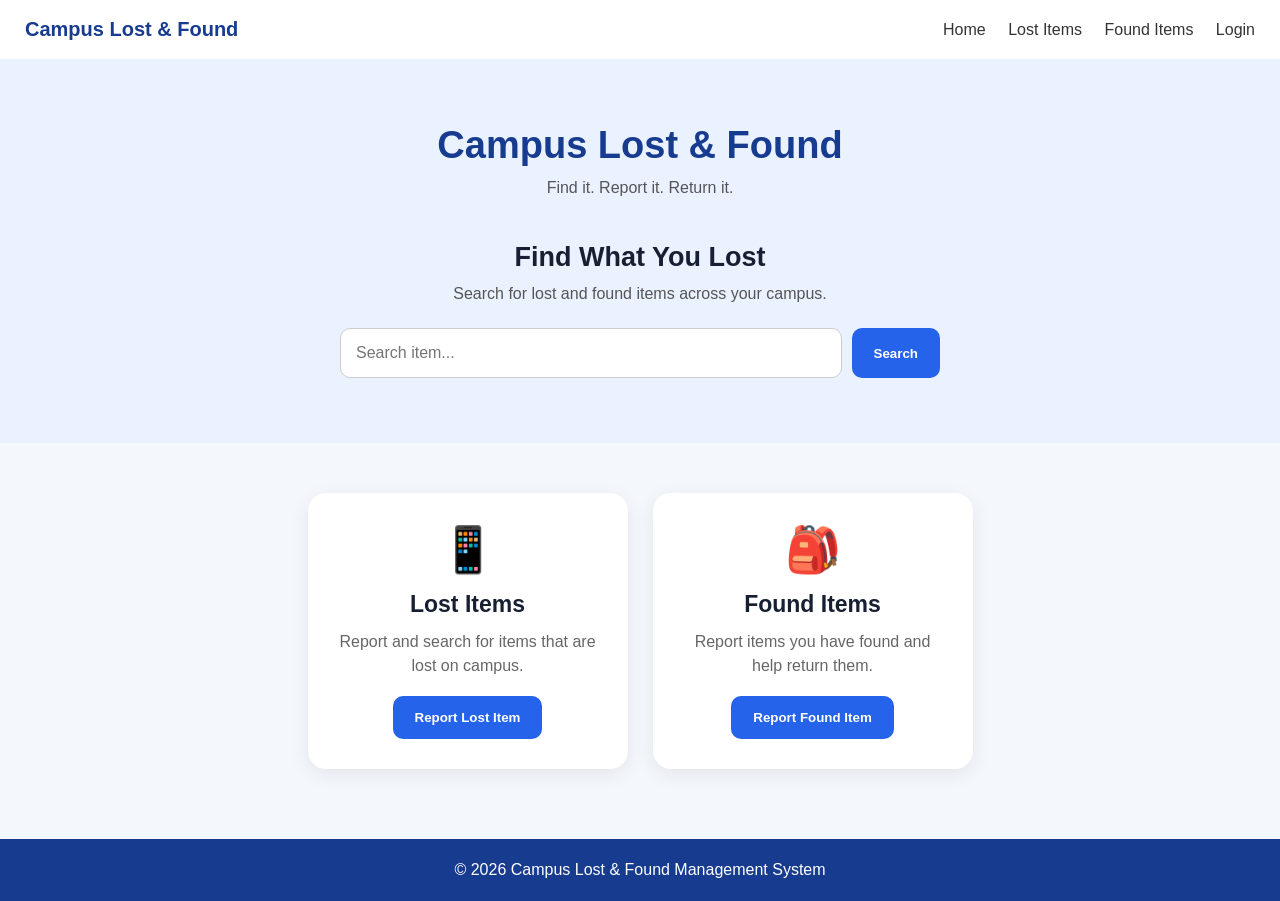
<file: Index.html>
<!DOCTYPE html>
<html lang="en">
<head>
    <meta charset="UTF-8">
    <meta name="viewport" content="width=device-width, initial-scale=1.0">
    <title>Campus Lost & Found</title>
    <link rel="stylesheet" href="style.css">
</head>

<body>

<nav>
    <div class="logo">Campus Lost & Found</div>

    <div class="nav-links">
        <a href="#">Home</a>
        <a href="#">Lost Items</a>
        <a href="#">Found Items</a>
        <a href="#">Login</a>
    </div>
</nav>

<section class="hero">
    <h1>Campus Lost & Found</h1>
    <p>Find it. Report it. Return it.</p>

    <h2>Find What You Lost</h2>
    <p>Search for lost and found items across your campus.</p>

    <div class="search-box">
        <input type="text" placeholder="Search item...">
        <button>Search</button>
    </div>
</section>

<section class="items">

    <div class="item-card">
        <div class="item-icon">📱</div>
        <h3>Lost Items</h3>
        <p>Report and search for items that are lost on campus.</p>
        <button>Report Lost Item</button>
    </div>

    <div class="item-card">
        <div class="item-icon">🎒</div>
        <h3>Found Items</h3>
        <p>Report items you have found and help return them.</p>
        <button>Report Found Item</button>
    </div>

</section>

<footer>
    <p>© 2026 Campus Lost & Found Management System</p>
</footer>

</body>
</html>
</file>
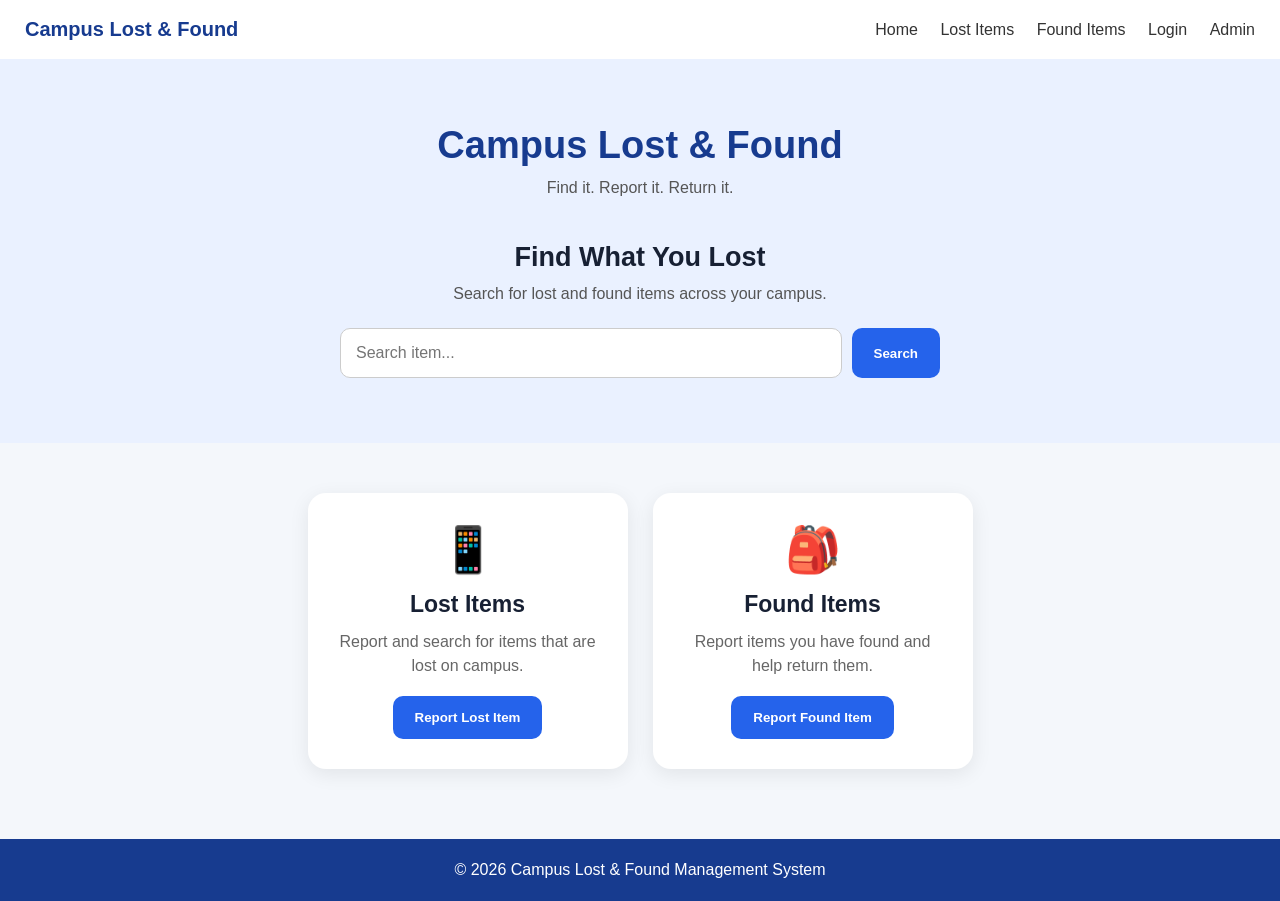
<file: index.html>
<!DOCTYPE html>
<html lang="en">
<head>
    <meta charset="UTF-8">
    <meta name="viewport" content="width=device-width, initial-scale=1.0">
    <title>Campus Lost & Found</title>
    <link rel="stylesheet" href="style.css">
</head>

<body>

<nav>
    <div class="logo">Campus Lost & Found</div>

    <div class="nav-links">
        <a href="#">Home</a>
        <a href="items.html">Lost Items</a>
        <a href="items.html">Found Items</a>
        <a href="login.html">Login</a>
        <a href="admin.html">Admin</a>
    </div>
</nav>

<section class="hero">
    <h1>Campus Lost & Found</h1>
    <p>Find it. Report it. Return it.</p>

    <h2>Find What You Lost</h2>
    <p>Search for lost and found items across your campus.</p>

    <div class="search-box">
        <input type="text" placeholder="Search item...">
        <button>Search</button>
    </div>
</section>

<section class="items">

    <div class="item-card">
        <div class="item-icon">📱</div>
        <h3>Lost Items</h3>
        <p>Report and search for items that are lost on campus.</p>
    <a href="lost.html"><button>Report Lost Item</button></a>
    </div>

    <div class="item-card">
        <div class="item-icon">🎒</div>
        <h3>Found Items</h3>
        <p>Report items you have found and help return them.</p>
        <a href="found.html"><button>Report Found Item</button></a>
    </div>

</section>

<footer>
    <p>© 2026 Campus Lost & Found Management System</p>
</footer>

</body>
</html>
</file>
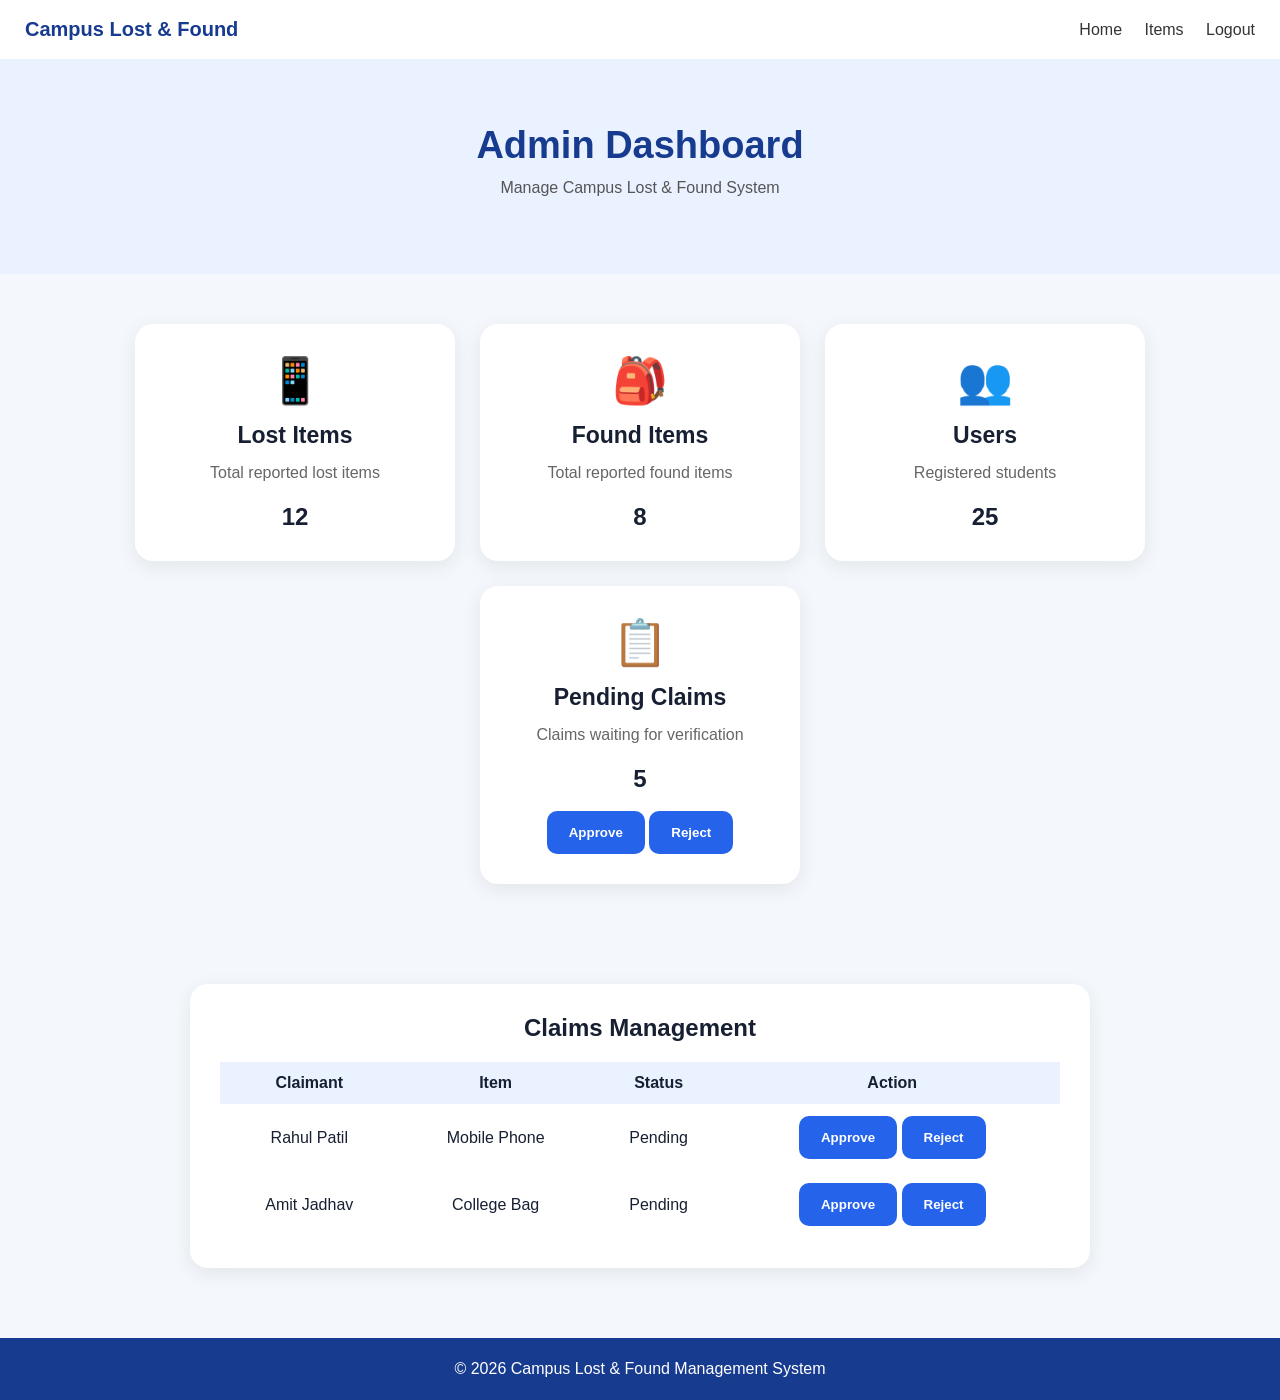
<file: admin.html>
<!DOCTYPE html>
<html lang="en">
<head>
    <meta charset="UTF-8">
    <meta name="viewport" content="width=device-width, initial-scale=1.0">
    <title>Admin Dashboard - Campus Lost & Found</title>
    <link rel="stylesheet" href="style.css">
</head>

<body>

<nav>
    <div class="logo">Campus Lost & Found</div>

    <div class="nav-links">
        <a href="index.html">Home</a>
        <a href="items.html">Items</a>
        <a href="login.html">Logout</a>
    </div>
</nav>

<section class="hero">
    <h1>Admin Dashboard</h1>
    <p>Manage Campus Lost & Found System</p>
</section>

<section class="items">

    <div class="item-card">
        <div class="item-icon">📱</div>
        <h3>Lost Items</h3>
        <p>Total reported lost items</p>
        <h2>12</h2>
    </div>

    <div class="item-card">
        <div class="item-icon">🎒</div>
        <h3>Found Items</h3>
        <p>Total reported found items</p>
        <h2>8</h2>
    </div>

    <div class="item-card">
        <div class="item-icon">👥</div>
        <h3>Users</h3>
        <p>Registered students</p>
        <h2>25</h2>
    </div>

    <div class="item-card">
        <div class="item-icon">📋</div>
        <h3>Pending Claims</h3>
        <p>Claims waiting for verification</p>
        <h2>5</h2>

        <br>

        <button onclick="alert('Claim approved successfully!')">
            Approve
        </button>

        <button onclick="alert('Claim rejected!')">
            Reject
        </button>
    </div>

</section>
    <section class="items">

    <div class="item-card" style="width:95%; max-width:900px; overflow-x:auto;">

        <h2>Claims Management</h2>

        <table style="width:100%; margin-top:20px; border-collapse:collapse;">

            <tr style="background:#eaf1ff;">
                <th style="padding:12px;">Claimant</th>
                <th style="padding:12px;">Item</th>
                <th style="padding:12px;">Status</th>
                <th style="padding:12px;">Action</th>
            </tr>

            <tr>
                <td style="padding:12px;">Rahul Patil</td>
                <td style="padding:12px;">Mobile Phone</td>
                <td style="padding:12px;">Pending</td>
                <td style="padding:12px;">
                    <button onclick="alert('Claim approved!')">Approve</button>
                    <button onclick="alert('Claim rejected!')">Reject</button>
                </td>
            </tr>

            <tr>
                <td style="padding:12px;">Amit Jadhav</td>
                <td style="padding:12px;">College Bag</td>
                <td style="padding:12px;">Pending</td>
                <td style="padding:12px;">
                    <button onclick="alert('Claim approved!')">Approve</button>
                    <button onclick="alert('Claim rejected!')">Reject</button>
                </td>
            </tr>

        </table>

    </div>

                    </section>

<footer>
    <p>© 2026 Campus Lost & Found Management System</p>
</footer>

</body>
</html>
</file>
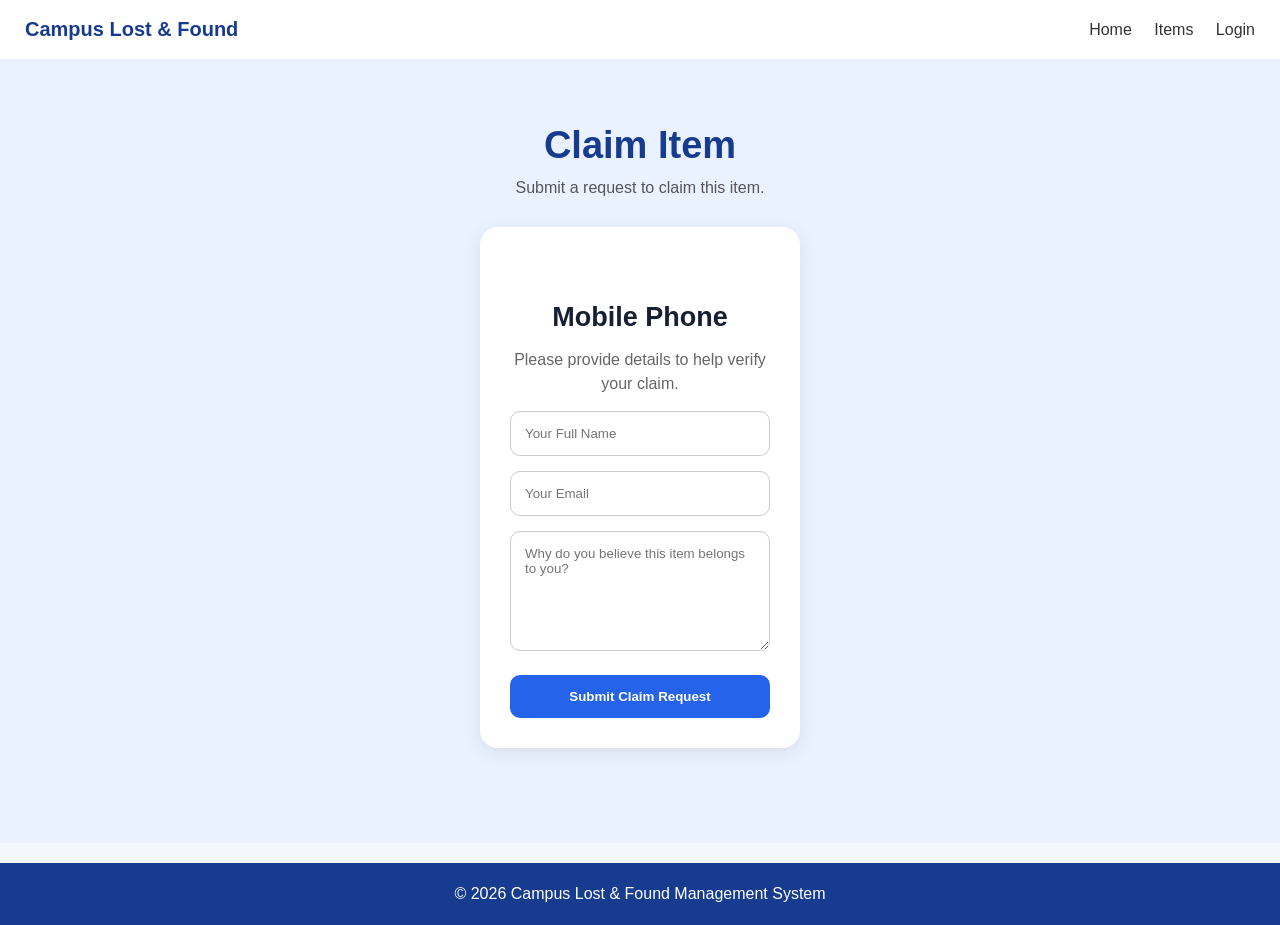
<file: claim.html>
<!DOCTYPE html>
<html lang="en">
<head>
    <meta charset="UTF-8">
    <meta name="viewport" content="width=device-width, initial-scale=1.0">
    <title>Claim Item - Campus Lost & Found</title>
    <link rel="stylesheet" href="style.css">
</head>

<body>

<nav>
    <div class="logo">Campus Lost & Found</div>

    <div class="nav-links">
        <a href="index.html">Home</a>
        <a href="items.html">Items</a>
        <a href="login.html">Login</a>
    </div>
</nav>

<section class="hero">
    <h1>Claim Item</h1>
    <p>Submit a request to claim this item.</p>

    <div class="item-card" style="margin:30px auto; max-width:450px;">

        <h2>Mobile Phone</h2>

        <p style="margin:15px 0;">
            Please provide details to help verify your claim.
        </p>

        <input type="text" placeholder="Your Full Name"
        style="width:100%; padding:14px; margin-bottom:15px; border:1px solid #ccc; border-radius:10px;">

        <input type="email" placeholder="Your Email"
        style="width:100%; padding:14px; margin-bottom:15px; border:1px solid #ccc; border-radius:10px;">

        <textarea placeholder="Why do you believe this item belongs to you?"
        style="width:100%; height:120px; padding:14px; margin-bottom:20px; border:1px solid #ccc; border-radius:10px;"></textarea>

        <button type="button" style="width:100%;" onclick="alert('Claim request submitted successfully!')">
    Submit Claim Request
        </button>

    </div>
</section>

<footer>
    <p>© 2026 Campus Lost & Found Management System</p>
</footer>

</body>
</html>
</file>
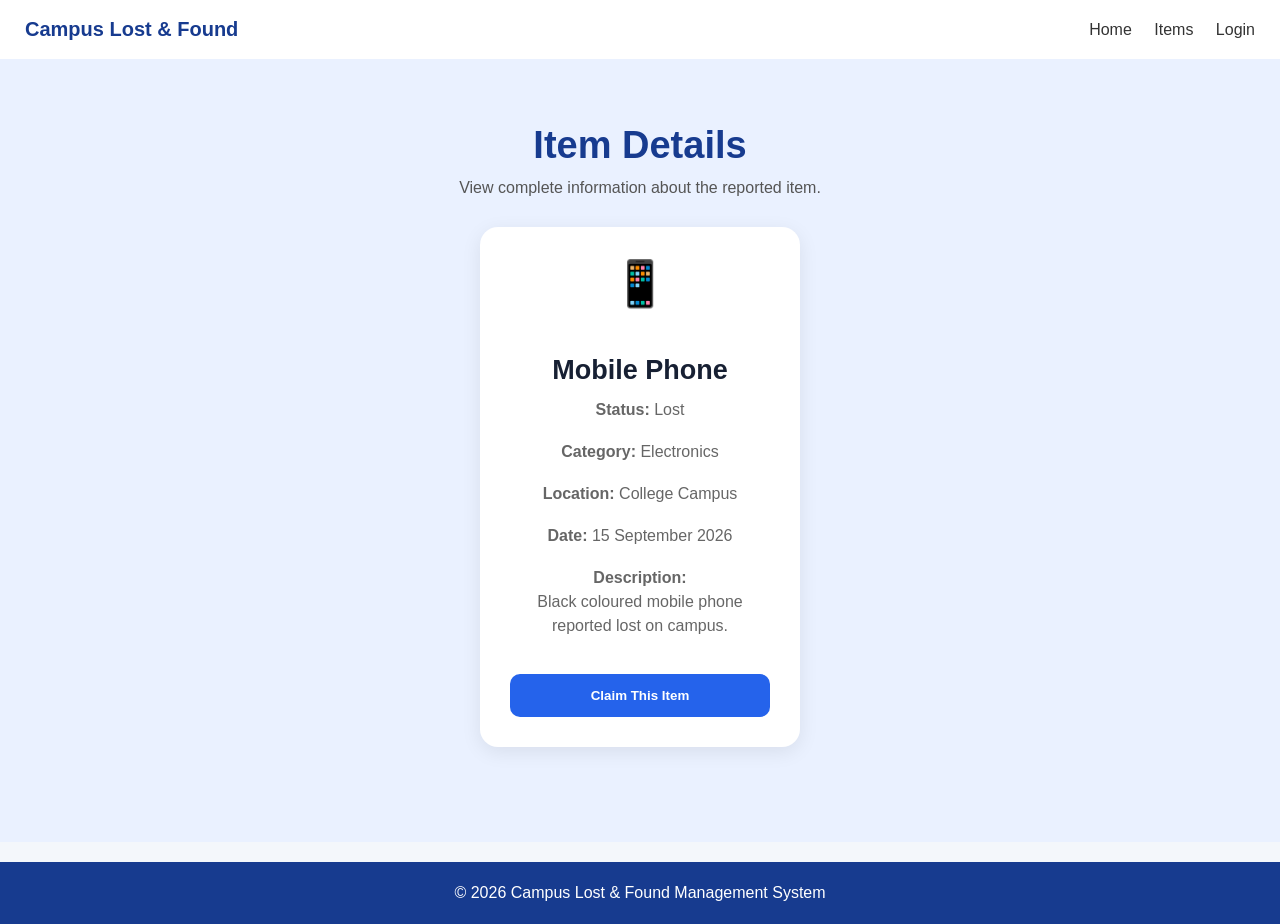
<file: details.html>
<!DOCTYPE html>
<html lang="en">
<head>
    <meta charset="UTF-8">
    <meta name="viewport" content="width=device-width, initial-scale=1.0">
    <title>Item Details - Campus Lost & Found</title>
    <link rel="stylesheet" href="style.css">
</head>

<body>

<nav>
    <div class="logo">Campus Lost & Found</div>

    <div class="nav-links">
        <a href="index.html">Home</a>
        <a href="items.html">Items</a>
        <a href="login.html">Login</a>
    </div>
</nav>

<section class="hero">
    <h1>Item Details</h1>
    <p>View complete information about the reported item.</p>

    <div class="item-card" style="margin:30px auto; max-width:500px;">

        <div class="item-icon">📱</div>

        <h2>Mobile Phone</h2>

        <p><b>Status:</b> Lost</p>
        <p><b>Category:</b> Electronics</p>
        <p><b>Location:</b> College Campus</p>
        <p><b>Date:</b> 15 September 2026</p>

        <p>
            <b>Description:</b><br>
            Black coloured mobile phone reported lost on campus.
        </p>

        <br>

        <a href="claim.html">
    <button style="width:100%;">Claim This Item</button>
        </a>

    </div>
</section>

<footer>
    <p>© 2026 Campus Lost & Found Management System</p>
</footer>

</body>
</html>
</file>
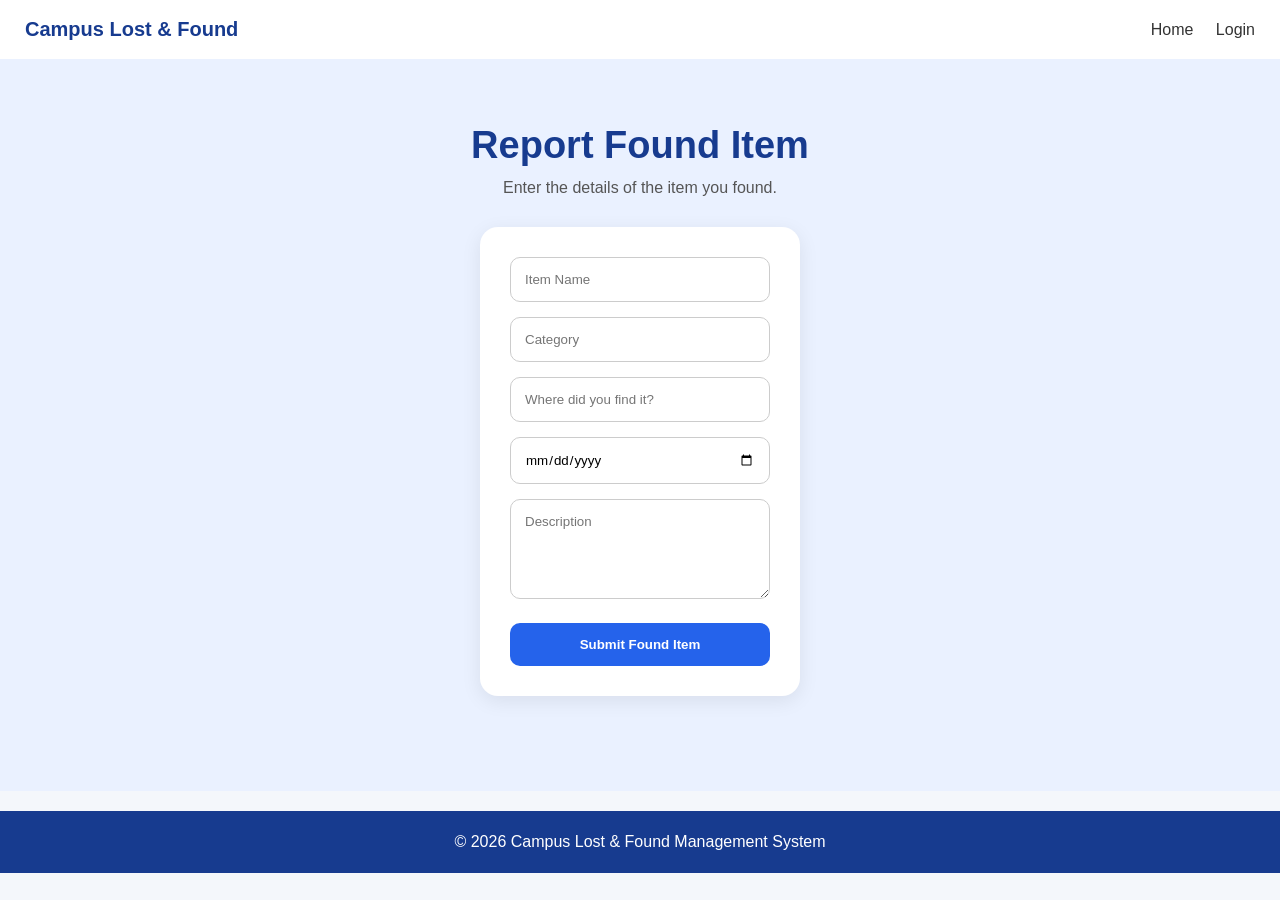
<file: found.html>
<!DOCTYPE html>
<html lang="en">
<head>
    <meta charset="UTF-8">
    <meta name="viewport" content="width=device-width, initial-scale=1.0">
    <title>Report Found Item</title>
    <link rel="stylesheet" href="style.css">
</head>

<body>

<nav>
    <div class="logo">Campus Lost & Found</div>
    <div class="nav-links">
        <a href="index.html">Home</a>
        <a href="login.html">Login</a>
    </div>
</nav>

<section class="hero">
    <h1>Report Found Item</h1>
    <p>Enter the details of the item you found.</p>

    <div class="item-card" style="margin:30px auto; max-width:450px;">

        <input type="text" placeholder="Item Name"
        style="width:100%; padding:14px; margin-bottom:15px; border:1px solid #ccc; border-radius:10px;">

        <input type="text" placeholder="Category"
        style="width:100%; padding:14px; margin-bottom:15px; border:1px solid #ccc; border-radius:10px;">

        <input type="text" placeholder="Where did you find it?"
        style="width:100%; padding:14px; margin-bottom:15px; border:1px solid #ccc; border-radius:10px;">

        <input type="date"
        style="width:100%; padding:14px; margin-bottom:15px; border:1px solid #ccc; border-radius:10px;">

        <textarea placeholder="Description"
        style="width:100%; height:100px; padding:14px; margin-bottom:20px; border:1px solid #ccc; border-radius:10px;"></textarea>

        <button style="width:100%;">Submit Found Item</button>

    </div>
</section>

<footer>
    <p>© 2026 Campus Lost & Found Management System</p>
</footer>

</body>
</html>
</file>
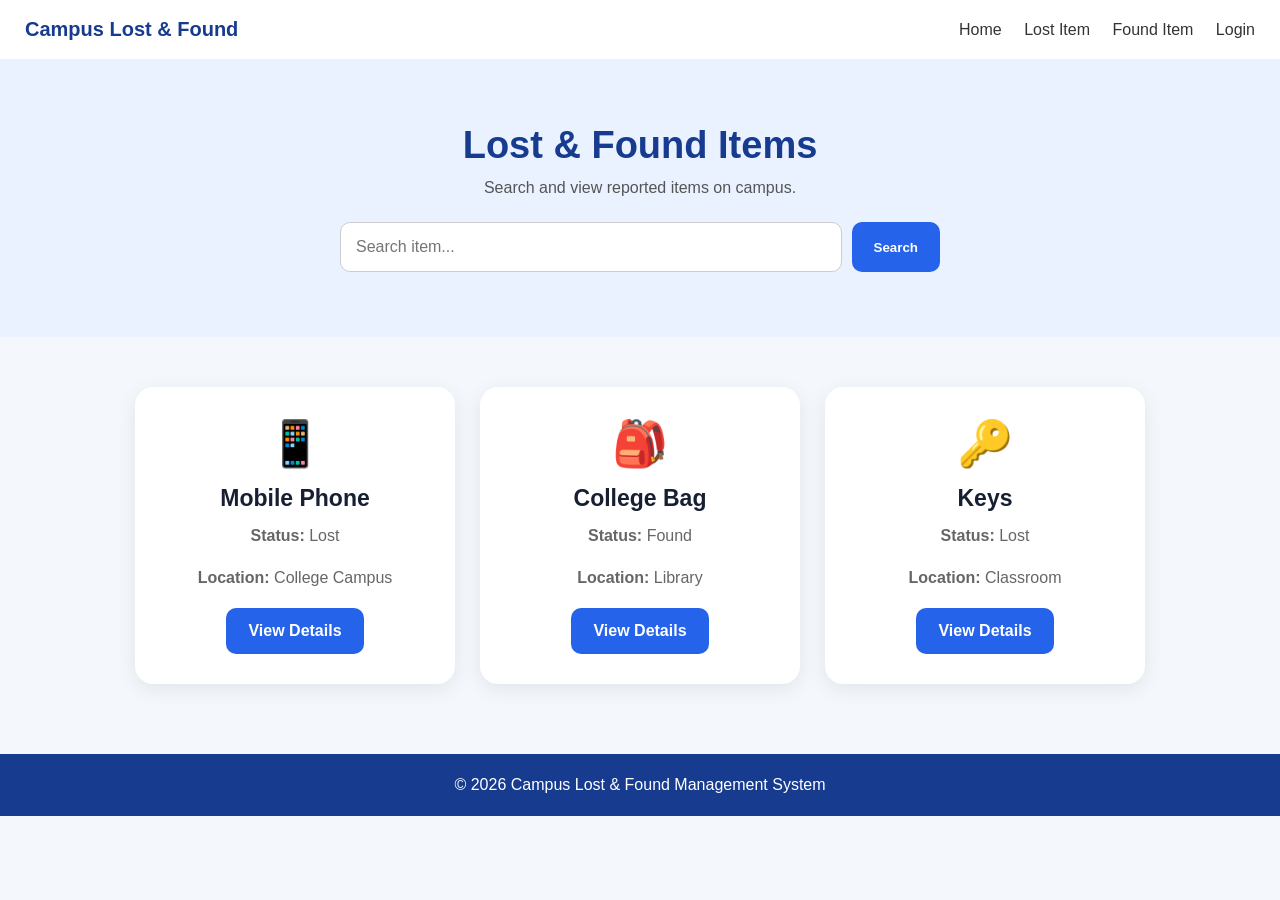
<file: items.html>
<!DOCTYPE html>
<html lang="en">
<head>
    <meta charset="UTF-8">
    <meta name="viewport" content="width=device-width, initial-scale=1.0">
    <title>Lost & Found Items</title>
    <link rel="stylesheet" href="style.css">
</head>

<body>

<nav>
    <div class="logo">Campus Lost & Found</div>

    <div class="nav-links">
        <a href="index.html">Home</a>
        <a href="lost.html">Lost Item</a>
        <a href="found.html">Found Item</a>
        <a href="login.html">Login</a>
    </div>
</nav>

<section class="hero">
    <h1>Lost & Found Items</h1>
    <p>Search and view reported items on campus.</p>

    <div class="search-box">
        <input type="text" placeholder="Search item...">
        <button>Search</button>
    </div>
</section>

<section class="items">

    <div class="item-card">
        <div class="item-icon">📱</div>
        <h3>Mobile Phone</h3>
        <p><b>Status:</b> Lost</p>
        <p><b>Location:</b> College Campus</p>
        <a href="details.html" style="display:inline-block; padding:14px 22px; border-radius:10px; background:#2563eb; color:white; text-decoration:none; font-weight:bold;">
    View Details
        </a>
    </div>

    <div class="item-card">
        <div class="item-icon">🎒</div>
        <h3>College Bag</h3>
        <p><b>Status:</b> Found</p>
        <p><b>Location:</b> Library</p>
        <a href="details.html" style="display:inline-block; padding:14px 22px; border-radius:10px; background:#2563eb; color:white; text-decoration:none; font-weight:bold;">
    View Details
</a>
        
    </div>

    <div class="item-card">
        <div class="item-icon">🔑</div>
        <h3>Keys</h3>
        <p><b>Status:</b> Lost</p>
        <p><b>Location:</b> Classroom</p>
         <a href="details.html" style="display:inline-block; padding:14px 22px; border-radius:10px; background:#2563eb; color:white; text-decoration:none; font-weight:bold;">
    View Details
         </a>
        
    </div>

</section>

<footer>
    <p>© 2026 Campus Lost & Found Management System</p>
</footer>
    <script>
function searchItems() {
    let input = document.querySelector(".search-box input").value.toLowerCase();
    let cards = document.querySelectorAll(".item-card");

    cards.forEach(function(card) {
        let text = card.innerText.toLowerCase();

        if (text.includes(input)) {
            card.style.display = "block";
        } else {
            card.style.display = "none";
        }
    });
}

document.querySelector(".search-box button").addEventListener("click", searchItems);
    </script>

</body>
</html>
</file>
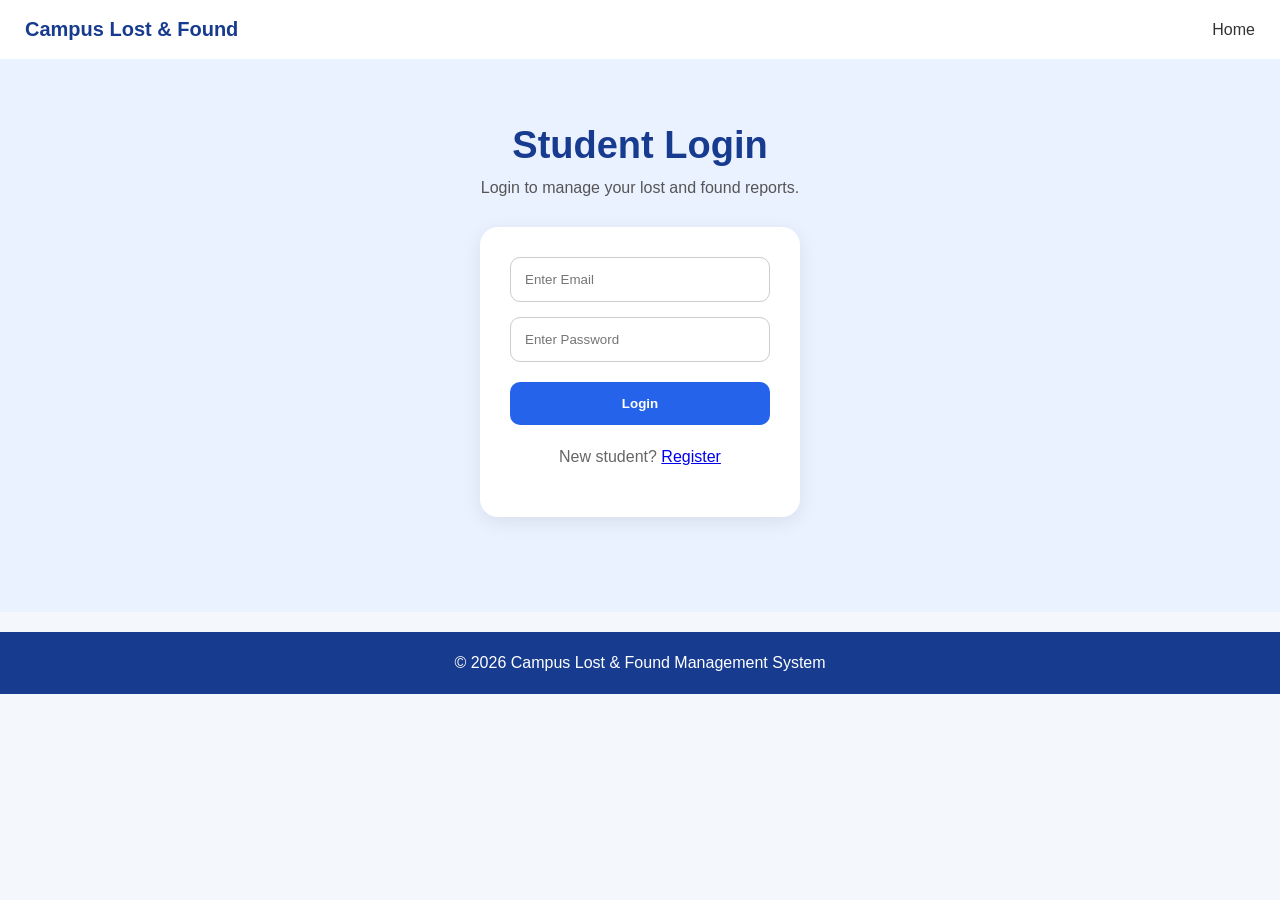
<file: login.html>
<!DOCTYPE html>
<html lang="en">
<head>
    <meta charset="UTF-8">
    <meta name="viewport" content="width=device-width, initial-scale=1.0">
    <title>Login - Campus Lost & Found</title>
    <link rel="stylesheet" href="style.css">
</head>

<body>

<nav>
    <div class="logo">Campus Lost & Found</div>
    <div class="nav-links">
        <a href="index.html">Home</a>
    </div>
</nav>

<section class="hero">
    <h1>Student Login</h1>
    <p>Login to manage your lost and found reports.</p>

    <div class="item-card" style="margin:30px auto; max-width:400px;">

        <input type="email" placeholder="Enter Email"
               style="width:100%; padding:14px; margin-bottom:15px; border:1px solid #ccc; border-radius:10px;">

        <input type="password" placeholder="Enter Password"
               style="width:100%; padding:14px; margin-bottom:20px; border:1px solid #ccc; border-radius:10px;">

        <button style="width:100%;">Login</button>

        <p style="margin-top:20px;">
            New student? <a href="register.html">Register</a>
        </p>

    </div>
</section>

<footer>
    <p>© 2026 Campus Lost & Found Management System</p>
</footer>

</body>
</html>
</file>
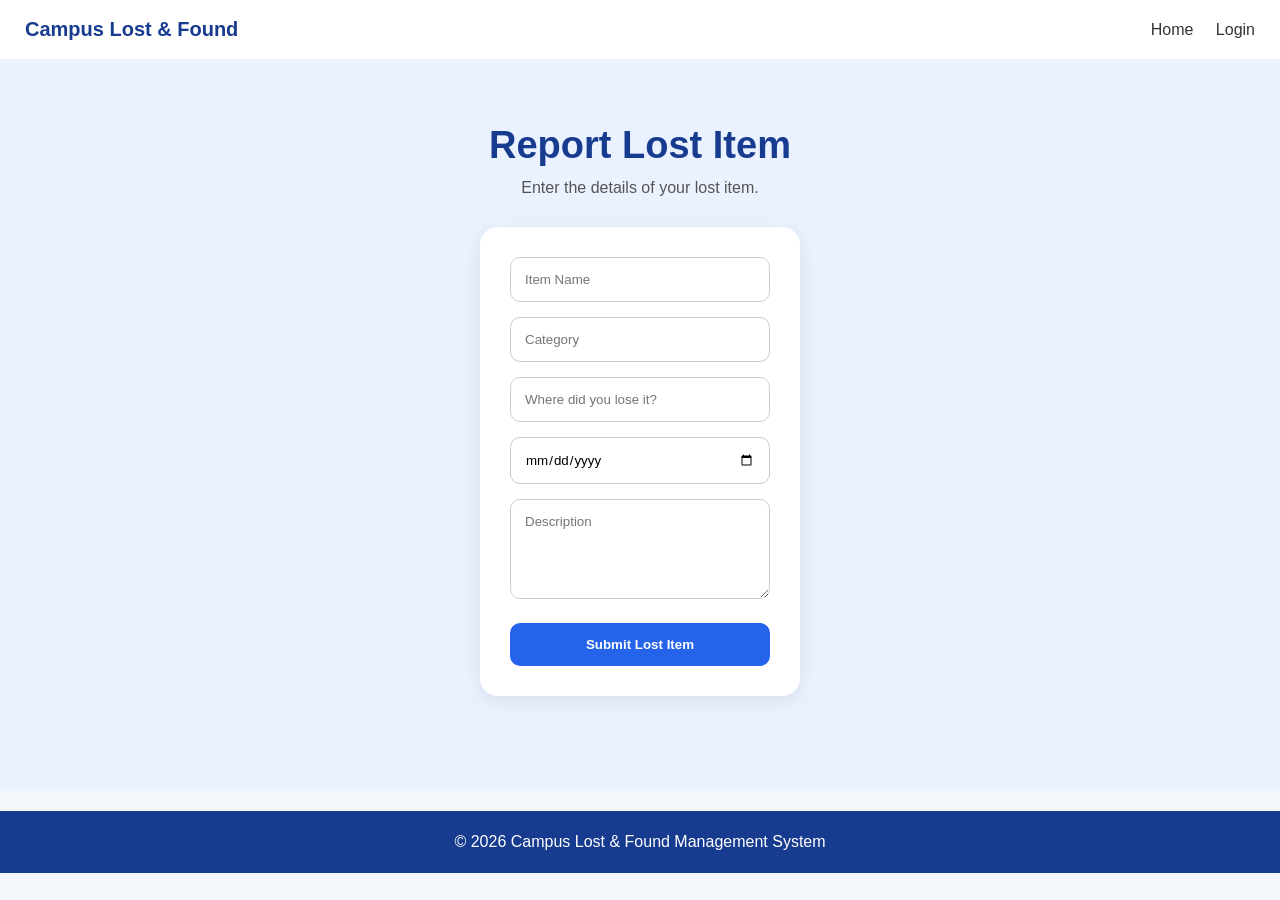
<file: lost.html>
<!DOCTYPE html>
<html lang="en">
<head>
    <meta charset="UTF-8">
    <meta name="viewport" content="width=device-width, initial-scale=1.0">
    <title>Report Lost Item</title>
    <link rel="stylesheet" href="style.css">
</head>

<body>

<nav>
    <div class="logo">Campus Lost & Found</div>
    <div class="nav-links">
        <a href="index.html">Home</a>
        <a href="login.html">Login</a>
    </div>
</nav>

<section class="hero">
    <h1>Report Lost Item</h1>
    <p>Enter the details of your lost item.</p>

    <div class="item-card" style="margin:30px auto; max-width:450px;">

        <input type="text" placeholder="Item Name"
        style="width:100%; padding:14px; margin-bottom:15px; border:1px solid #ccc; border-radius:10px;">

        <input type="text" placeholder="Category"
        style="width:100%; padding:14px; margin-bottom:15px; border:1px solid #ccc; border-radius:10px;">

        <input type="text" placeholder="Where did you lose it?"
        style="width:100%; padding:14px; margin-bottom:15px; border:1px solid #ccc; border-radius:10px;">

        <input type="date"
        style="width:100%; padding:14px; margin-bottom:15px; border:1px solid #ccc; border-radius:10px;">

        <textarea placeholder="Description"
        style="width:100%; height:100px; padding:14px; margin-bottom:20px; border:1px solid #ccc; border-radius:10px;"></textarea>

        <button style="width:100%;">Submit Lost Item</button>

    </div>
</section>

<footer>
    <p>© 2026 Campus Lost & Found Management System</p>
</footer>

</body>
  </html>
</file>
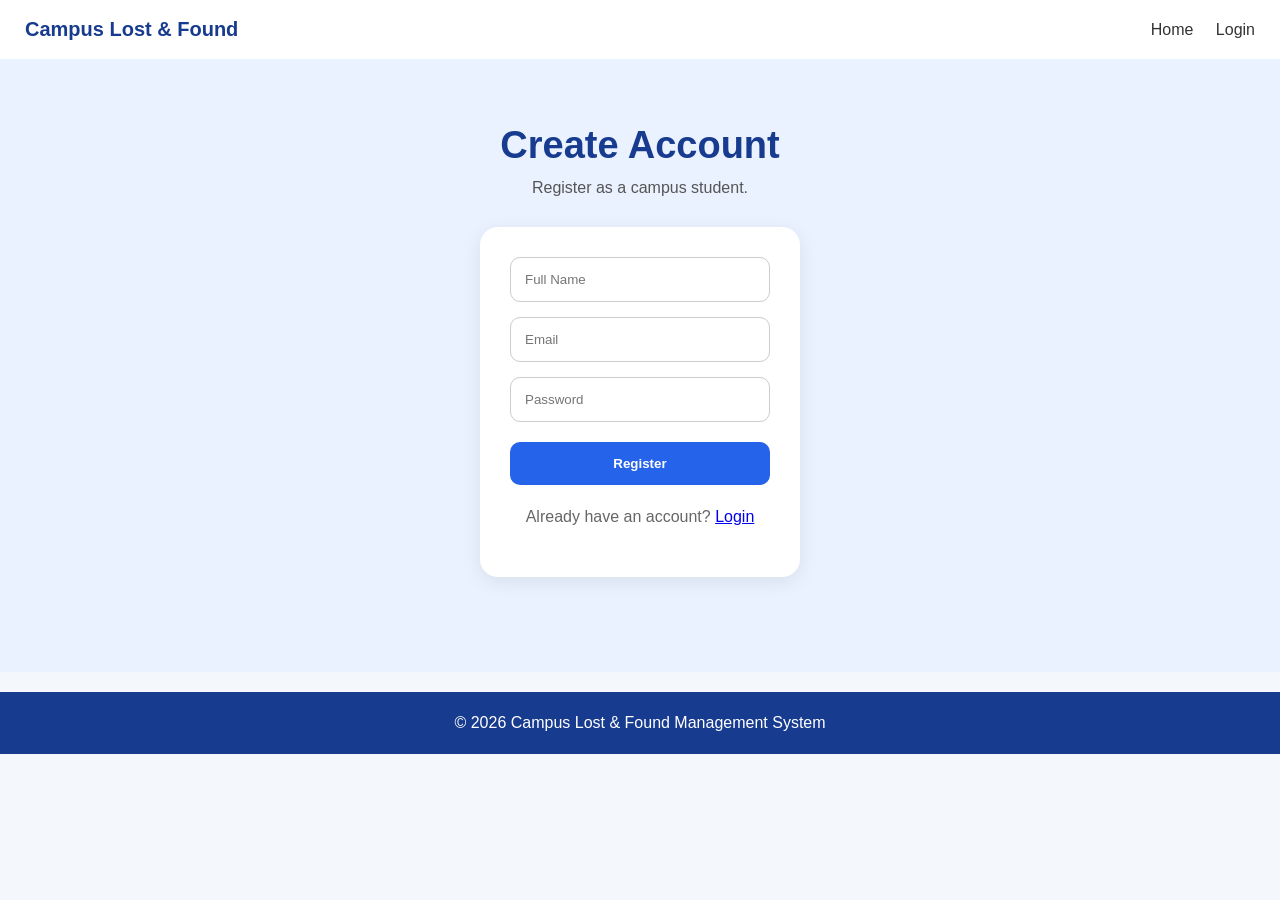
<file: register.html>
<!DOCTYPE html>
<html lang="en">
<head>
    <meta charset="UTF-8">
    <meta name="viewport" content="width=device-width, initial-scale=1.0">
    <title>Register - Campus Lost & Found</title>
    <link rel="stylesheet" href="style.css">
</head>

<body>

<nav>
    <div class="logo">Campus Lost & Found</div>
    <div class="nav-links">
        <a href="index.html">Home</a>
        <a href="login.html">Login</a>
    </div>
</nav>

<section class="hero">
    <h1>Create Account</h1>
    <p>Register as a campus student.</p>

    <div class="item-card" style="margin:30px auto; max-width:400px;">

        <input type="text" placeholder="Full Name"
        style="width:100%; padding:14px; margin-bottom:15px; border:1px solid #ccc; border-radius:10px;">

        <input type="email" placeholder="Email"
        style="width:100%; padding:14px; margin-bottom:15px; border:1px solid #ccc; border-radius:10px;">

        <input type="password" placeholder="Password"
        style="width:100%; padding:14px; margin-bottom:20px; border:1px solid #ccc; border-radius:10px;">

        <button style="width:100%;">Register</button>

        <p style="margin-top:20px;">
            Already have an account?
            <a href="login.html">Login</a>
        </p>

    </div>
</section>

<footer>
    <p>© 2026 Campus Lost & Found Management System</p>
</footer>

</body>
  </html>
</file>
<file: style.css>
* {
    margin: 0;
    padding: 0;
    box-sizing: border-box;
    font-family: Arial, sans-serif;
}

body {
    background: #f4f7fb;
    color: #172033;
}

/* NAVBAR */
nav {
    background: white;
    padding: 18px 25px;
    display: flex;
    justify-content: space-between;
    align-items: center;
    box-shadow: 0 2px 12px rgba(0,0,0,0.08);
}

.logo {
    font-size: 20px;
    font-weight: bold;
    color: #173b8f;
}

.nav-links a {
    text-decoration: none;
    color: #333;
    margin-left: 18px;
    font-weight: 500;
}

/* HERO */
.hero {
    text-align: center;
    padding: 65px 20px;
    background: #eaf1ff;
}

.hero h1 {
    color: #173b8f;
    font-size: 38px;
    margin-bottom: 10px;
}

.hero h2 {
    margin-top: 45px;
    font-size: 27px;
}

.hero p {
    color: #555;
    margin: 12px 0;
}

/* SEARCH */
.search-box {
    display: flex;
    max-width: 600px;
    margin: 25px auto 0;
    gap: 10px;
}

.search-box input {
    flex: 1;
    padding: 15px;
    border: 1px solid #ccc;
    border-radius: 10px;
    font-size: 16px;
    outline: none;
}

button {
    border: none;
    padding: 14px 22px;
    border-radius: 10px;
    background: #2563eb;
    color: white;
    font-weight: bold;
    cursor: pointer;
}

/* CARDS */
.items {
    display: flex;
    justify-content: center;
    gap: 25px;
    padding: 50px 20px;
    flex-wrap: wrap;
}

.item-card {
    background: white;
    width: 320px;
    padding: 30px;
    text-align: center;
    border-radius: 18px;
    box-shadow: 0 5px 20px rgba(0,0,0,0.08);
}

.item-icon {
    font-size: 45px;
    margin-bottom: 15px;
}

.item-card h3 {
    font-size: 23px;
    margin-bottom: 12px;
}

.item-card p {
    color: #666;
    line-height: 1.5;
    margin-bottom: 18px;
}

/* FOOTER */
footer {
    background: #173b8f;
    color: white;
    text-align: center;
    padding: 22px;
    margin-top: 20px;
}

/* MOBILE */
@media (max-width: 600px) {

    nav {
        flex-direction: column;
        gap: 15px;
    }

    .nav-links a {
        margin: 0 6px;
        font-size: 13px;
    }

    .hero h1 {
        font-size: 30px;
    }

    .search-box {
        flex-direction: column;
    }

    .search-box button {
        width: 100%;
    }

    .item-card {
        width: 100%;
    }
}
</file>
